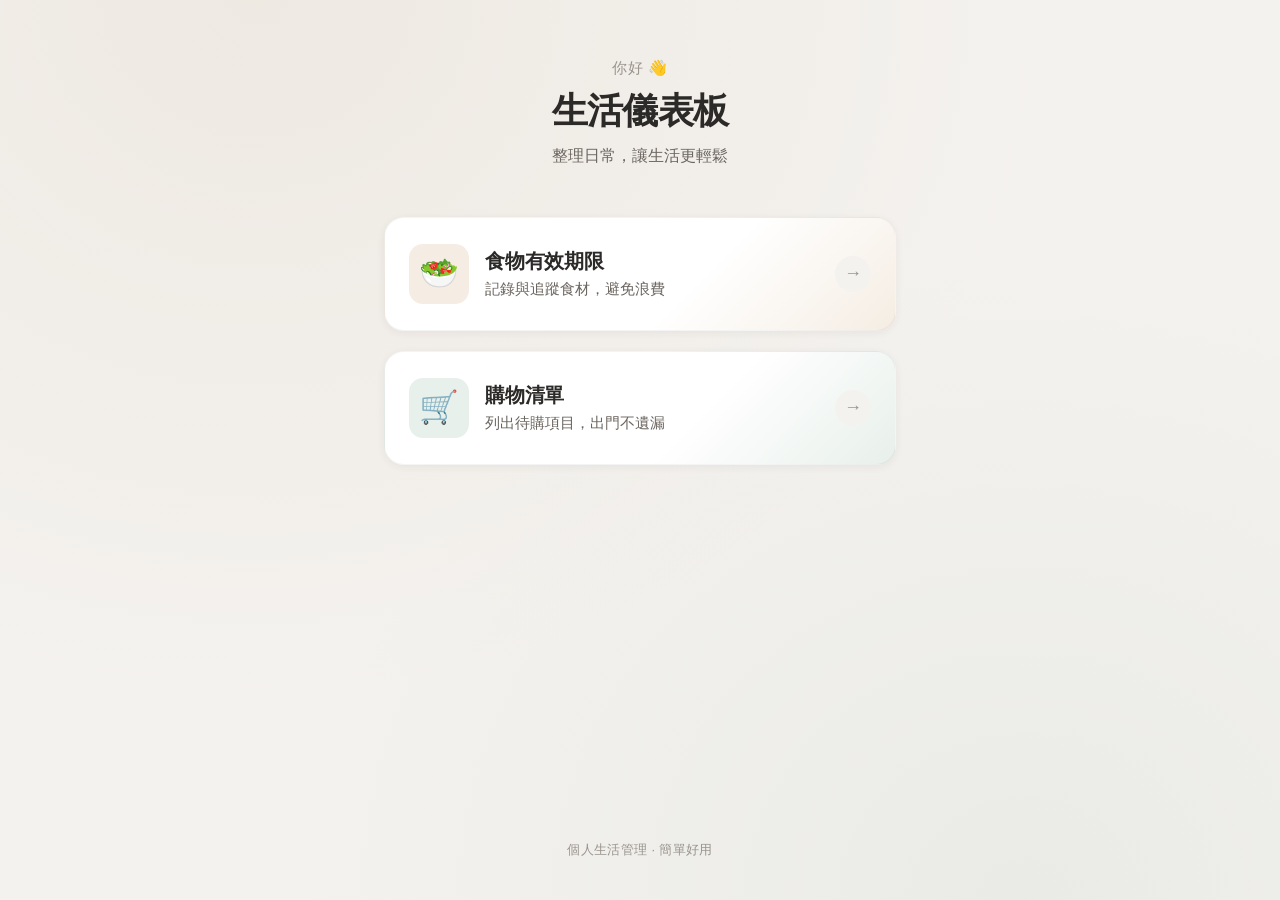
<file: index.html>
<!DOCTYPE html>
<html lang="zh-Hant">
<head>
  <meta charset="UTF-8">
  <meta name="viewport" content="width=device-width, initial-scale=1.0">
  <meta name="theme-color" content="#2c2a28">
  <meta name="apple-mobile-web-app-capable" content="yes">
  <meta name="apple-mobile-web-app-status-bar-style" content="default">
  <meta name="apple-mobile-web-app-title" content="儀表板">
  <meta name="description" content="個人生活管理：食物有效期限與購物清單">
  <title>生活儀表板</title>
  <link rel="manifest" href="manifest.webmanifest">
  <link rel="icon" href="icon.svg" type="image/svg+xml">
  <link rel="apple-touch-icon" href="icon-192.png">
  <link rel="stylesheet" href="style.css">
</head>
<body>
  <div class="page">
    <header class="header">
      <p class="header__greeting">你好 👋</p>
      <h1 class="header__title">生活儀表板</h1>
      <p class="header__subtitle">整理日常，讓生活更輕鬆</p>
    </header>

    <main class="cards">
      <a href="./food/index.html" class="card card--food">
        <span class="card__icon" aria-hidden="true">🥗</span>
        <div class="card__body">
          <h2 class="card__title">食物有效期限</h2>
          <p class="card__desc">記錄與追蹤食材，避免浪費</p>
        </div>
        <span class="card__arrow" aria-hidden="true">→</span>
      </a>

      <a href="./shopping/index.html" class="card card--shopping">
        <span class="card__icon" aria-hidden="true">🛒</span>
        <div class="card__body">
          <h2 class="card__title">購物清單</h2>
          <p class="card__desc">列出待購項目，出門不遺漏</p>
        </div>
        <span class="card__arrow" aria-hidden="true">→</span>
      </a>
    </main>

    <footer class="footer">
      <p>個人生活管理 · 簡單好用</p>
    </footer>
  </div>
  <script src="register-sw.js" defer></script>
</body>
</html>
</file>
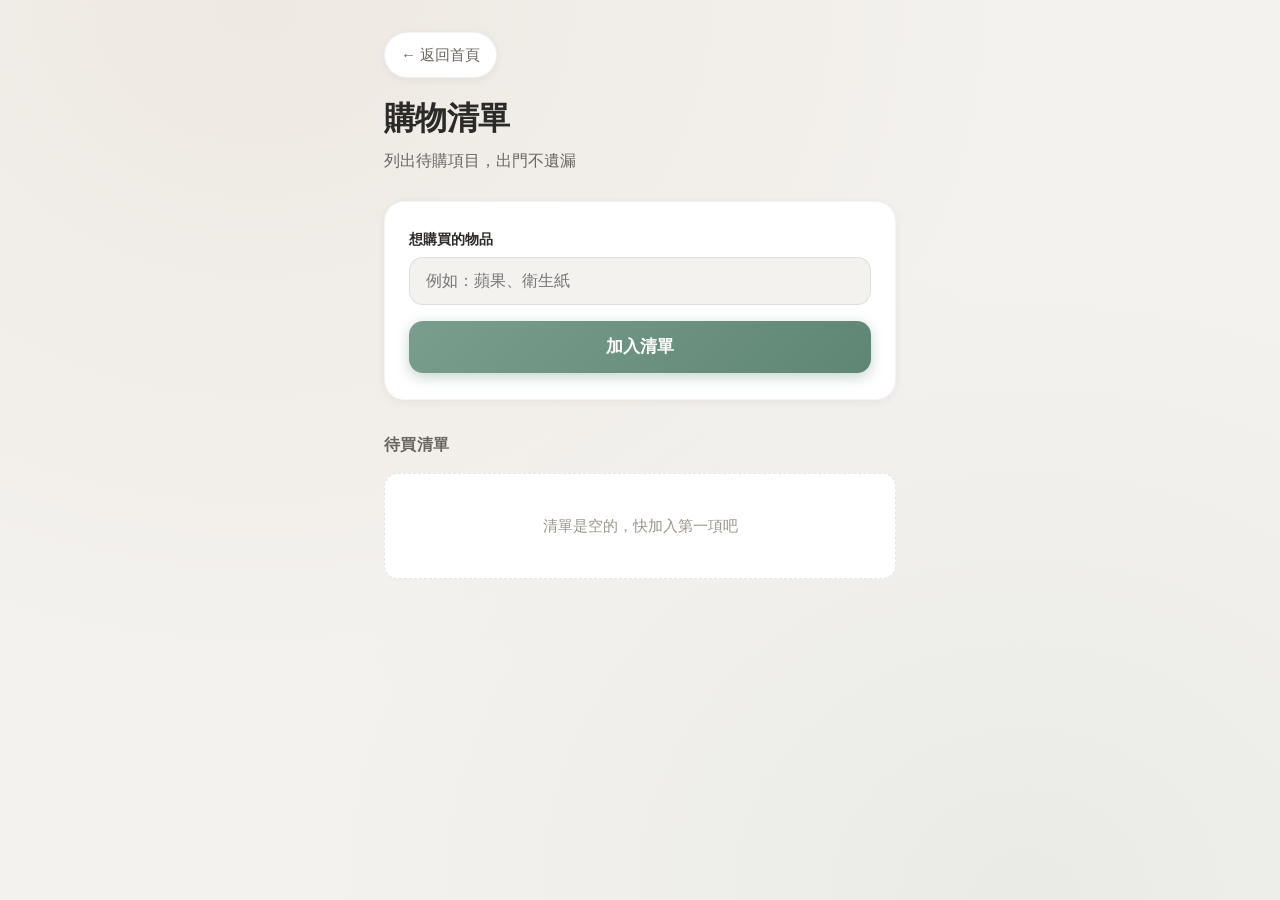
<file: shopping/index.html>
<!DOCTYPE html>
<html lang="zh-Hant">
<head>
  <meta charset="UTF-8">
  <meta name="viewport" content="width=device-width, initial-scale=1.0">
  <meta name="theme-color" content="#2c2a28">
  <meta name="apple-mobile-web-app-capable" content="yes">
  <meta name="apple-mobile-web-app-status-bar-style" content="default">
  <meta name="apple-mobile-web-app-title" content="儀表板">
  <title>購物清單</title>
  <link rel="manifest" href="../manifest.webmanifest">
  <link rel="icon" href="../icon.svg" type="image/svg+xml">
  <link rel="apple-touch-icon" href="../icon-192.png">
  <link rel="stylesheet" href="../style.css">
</head>
<body>
  <div class="page page--sub page--shopping">
    <nav class="back-nav">
      <a href="../index.html" class="back-link">← 返回首頁</a>
    </nav>

    <header class="header header--sub">
      <h1 class="header__title">購物清單</h1>
      <p class="header__subtitle">列出待購項目，出門不遺漏</p>
    </header>

    <section class="panel">
      <form id="shopping-form" class="shopping-form" novalidate>
        <div class="form-group">
          <label class="form-label" for="shopping-name">想購買的物品</label>
          <input
            type="text"
            id="shopping-name"
            class="form-input"
            placeholder="例如：蘋果、衛生紙"
            autocomplete="off"
            required
          >
        </div>
        <button type="submit" class="btn btn--shopping">加入清單</button>
      </form>
    </section>

    <section class="shopping-list-section">
      <h2 class="section-title">待買清單</h2>
      <ul id="shopping-list" class="shopping-list" aria-live="polite"></ul>
      <p id="shopping-empty" class="empty-state">清單是空的，快加入第一項吧</p>
    </section>
  </div>

  <script src="../register-sw.js" defer></script>
  <script src="script.js"></script>
</body>
</html>
</file>
<file: style.css>
/* ===== 基礎設定 ===== */
*,
*::before,
*::after {
  box-sizing: border-box;
  margin: 0;
  padding: 0;
}

:root {
  --bg: #f4f2ef;
  --bg-warm: #ebe7e2;
  --text-primary: #2c2a28;
  --text-secondary: #6b6560;
  --text-muted: #9a948d;
  --card-bg: #ffffff;
  --shadow-sm: 0 2px 8px rgba(44, 42, 40, 0.06);
  --shadow-md: 0 8px 24px rgba(44, 42, 40, 0.1);
  --shadow-hover: 0 16px 40px rgba(44, 42, 40, 0.14);
  --radius: 20px;
  --radius-sm: 14px;
  --accent-food: #c4a882;
  --accent-food-light: #f5ede3;
  --accent-shopping: #8fa89a;
  --accent-shopping-light: #e8f0eb;
  --transition: 0.28s cubic-bezier(0.34, 1.2, 0.64, 1);
}

html {
  font-size: 16px;
  -webkit-text-size-adjust: 100%;
}

body {
  font-family: "Segoe UI", "PingFang TC", "Microsoft JhengHei", "Noto Sans TC", sans-serif;
  background-color: var(--bg);
  background-image:
    radial-gradient(ellipse at 20% 0%, rgba(196, 168, 130, 0.12) 0%, transparent 55%),
    radial-gradient(ellipse at 80% 100%, rgba(143, 168, 154, 0.1) 0%, transparent 50%);
  color: var(--text-primary);
  min-height: 100dvh;
  line-height: 1.6;
  -webkit-font-smoothing: antialiased;
}

/* ===== 版面 ===== */
.page {
  max-width: 560px;
  margin: 0 auto;
  padding: 2.5rem 1.25rem 2rem;
  min-height: 100dvh;
  display: flex;
  flex-direction: column;
}

/* ===== 頁首 ===== */
.header {
  text-align: center;
  margin-bottom: 2.5rem;
}

.header__greeting {
  font-size: 0.95rem;
  color: var(--text-muted);
  letter-spacing: 0.04em;
  margin-bottom: 0.5rem;
}

.header__title {
  font-size: clamp(1.75rem, 6vw, 2.25rem);
  font-weight: 700;
  color: var(--text-primary);
  letter-spacing: -0.02em;
  line-height: 1.25;
}

.header__subtitle {
  margin-top: 0.6rem;
  font-size: 1rem;
  color: var(--text-secondary);
}

/* ===== 卡片區 ===== */
.cards {
  display: flex;
  flex-direction: column;
  gap: 1.125rem;
  flex: 1;
}

.card {
  display: flex;
  align-items: center;
  gap: 1rem;
  padding: 1.375rem 1.25rem;
  background: var(--card-bg);
  border-radius: var(--radius);
  box-shadow: var(--shadow-sm);
  text-decoration: none;
  color: inherit;
  border: 1px solid rgba(44, 42, 40, 0.05);
  transition:
    transform var(--transition),
    box-shadow var(--transition),
    border-color var(--transition);
  /* 手機版：加大可點擊區域 */
  min-height: 88px;
  -webkit-tap-highlight-color: transparent;
}

.card:hover {
  transform: translateY(-4px);
  box-shadow: var(--shadow-hover);
  border-color: rgba(44, 42, 40, 0.08);
}

.card:active {
  transform: translateY(-1px);
  box-shadow: var(--shadow-md);
  transition-duration: 0.1s;
}

.card--food {
  background: linear-gradient(135deg, var(--card-bg) 60%, var(--accent-food-light) 100%);
}

.card--shopping {
  background: linear-gradient(135deg, var(--card-bg) 60%, var(--accent-shopping-light) 100%);
}

.card__icon {
  flex-shrink: 0;
  display: flex;
  align-items: center;
  justify-content: center;
  width: 3.25rem;
  height: 3.25rem;
  font-size: 1.75rem;
  border-radius: var(--radius-sm);
  background: var(--bg-warm);
}

.card--food .card__icon {
  background: var(--accent-food-light);
}

.card--shopping .card__icon {
  background: var(--accent-shopping-light);
}

.card__body {
  flex: 1;
  min-width: 0;
}

.card__title {
  font-size: 1.125rem;
  font-weight: 600;
  color: var(--text-primary);
  letter-spacing: -0.01em;
  line-height: 1.3;
}

.card__desc {
  margin-top: 0.25rem;
  font-size: 0.875rem;
  color: var(--text-secondary);
  line-height: 1.45;
}

.card__arrow {
  flex-shrink: 0;
  display: flex;
  align-items: center;
  justify-content: center;
  width: 2.25rem;
  height: 2.25rem;
  font-size: 1.125rem;
  color: var(--text-muted);
  border-radius: 50%;
  background: var(--bg);
  transition:
    transform var(--transition),
    color var(--transition),
    background var(--transition);
}

.card:hover .card__arrow {
  transform: translateX(3px);
  color: var(--text-primary);
}

.card--food:hover .card__arrow {
  background: var(--accent-food-light);
  color: #8a6f4e;
}

.card--shopping:hover .card__arrow {
  background: var(--accent-shopping-light);
  color: #5a7568;
}

/* ===== 頁尾 ===== */
.footer {
  margin-top: 2.5rem;
  text-align: center;
}

.footer p {
  font-size: 0.8rem;
  color: var(--text-muted);
  letter-spacing: 0.03em;
}

/* ===== 平板 / 桌面 ===== */
@media (min-width: 480px) {
  .page {
    padding: 3.5rem 1.5rem 2.5rem;
  }

  .header {
    margin-bottom: 3rem;
  }

  .cards {
    gap: 1.25rem;
  }

  .card {
    padding: 1.625rem 1.5rem;
    min-height: 96px;
  }

  .card__icon {
    width: 3.75rem;
    height: 3.75rem;
    font-size: 2rem;
  }

  .card__title {
    font-size: 1.25rem;
  }

  .card__desc {
    font-size: 0.9375rem;
  }
}

/* ===== 子頁面共用 ===== */
.page--sub {
  padding-top: 1.25rem;
}

.back-nav {
  margin-bottom: 1.25rem;
}

.back-link {
  display: inline-flex;
  align-items: center;
  gap: 0.25rem;
  padding: 0.625rem 1rem;
  min-height: 44px;
  font-size: 0.9375rem;
  font-weight: 500;
  color: var(--text-secondary);
  text-decoration: none;
  background: var(--card-bg);
  border-radius: 999px;
  box-shadow: var(--shadow-sm);
  border: 1px solid rgba(44, 42, 40, 0.06);
  transition: color var(--transition), box-shadow var(--transition);
  -webkit-tap-highlight-color: transparent;
}

.back-link:hover {
  color: var(--text-primary);
  box-shadow: var(--shadow-md);
}

.header--sub {
  text-align: left;
  margin-bottom: 1.75rem;
}

.header--sub .header__title {
  font-size: clamp(1.5rem, 5.5vw, 2rem);
}

/* ===== 表單面板 ===== */
.panel {
  background: var(--card-bg);
  border-radius: var(--radius);
  box-shadow: var(--shadow-sm);
  border: 1px solid rgba(44, 42, 40, 0.05);
  padding: 1.375rem 1.25rem;
  margin-bottom: 2rem;
}

.food-form {
  display: flex;
  flex-direction: column;
  gap: 1rem;
}

.shopping-form {
  display: flex;
  flex-direction: column;
  gap: 1rem;
}

.form-group {
  display: flex;
  flex-direction: column;
  gap: 0.375rem;
}

.form-label {
  font-size: 0.875rem;
  font-weight: 600;
  color: var(--text-primary);
}

.form-input {
  width: 100%;
  min-height: 48px;
  padding: 0.75rem 1rem;
  font-size: 1rem;
  font-family: inherit;
  color: var(--text-primary);
  background: var(--bg);
  border: 1px solid rgba(44, 42, 40, 0.1);
  border-radius: var(--radius-sm);
  transition: border-color var(--transition), box-shadow var(--transition);
  -webkit-appearance: none;
  appearance: none;
}

.form-input:focus {
  outline: none;
  border-color: var(--accent-food);
  box-shadow: 0 0 0 3px rgba(196, 168, 130, 0.25);
}

.btn {
  display: inline-flex;
  align-items: center;
  justify-content: center;
  min-height: 52px;
  padding: 0.875rem 1.5rem;
  font-size: 1.0625rem;
  font-weight: 600;
  font-family: inherit;
  border: none;
  border-radius: var(--radius-sm);
  cursor: pointer;
  transition: transform var(--transition), box-shadow var(--transition), background var(--transition);
  -webkit-tap-highlight-color: transparent;
}

.btn--primary {
  width: 100%;
  color: #fff;
  background: linear-gradient(135deg, #b8956a 0%, #a07d52 100%);
  box-shadow: 0 4px 14px rgba(160, 125, 82, 0.35);
}

.btn--primary:hover {
  box-shadow: 0 6px 20px rgba(160, 125, 82, 0.45);
  transform: translateY(-1px);
}

.btn--primary:active {
  transform: translateY(0);
}

.btn--shopping {
  width: 100%;
  color: #fff;
  background: linear-gradient(135deg, #7a9e8e 0%, #5f8574 100%);
  box-shadow: 0 4px 14px rgba(95, 133, 116, 0.35);
}

.btn--shopping:hover {
  box-shadow: 0 6px 20px rgba(95, 133, 116, 0.45);
  transform: translateY(-1px);
}

.btn--shopping:active {
  transform: translateY(0);
}

.page--shopping .form-input:focus {
  border-color: var(--accent-shopping);
  box-shadow: 0 0 0 3px rgba(143, 168, 154, 0.25);
}

/* ===== 食物列表 ===== */
.food-list-section {
  flex: 1;
}

.section-title {
  font-size: 1rem;
  font-weight: 600;
  color: var(--text-secondary);
  margin-bottom: 1rem;
  letter-spacing: 0.02em;
}

.food-list {
  list-style: none;
  display: flex;
  flex-direction: column;
  gap: 0.75rem;
}

.food-item {
  display: flex;
  align-items: center;
  gap: 0.75rem;
  padding: 1rem 1.125rem;
  background: var(--card-bg);
  border-radius: var(--radius-sm);
  box-shadow: var(--shadow-sm);
  border-left: 4px solid transparent;
}

.food-item--safe {
  border-left-color: #6aab7a;
}

.food-item--warning {
  border-left-color: #d4a843;
  background: linear-gradient(135deg, var(--card-bg) 70%, #faf6ea 100%);
}

.food-item--urgent {
  border-left-color: #d45c5c;
  background: linear-gradient(135deg, var(--card-bg) 70%, #fdf0f0 100%);
}

.food-item--expired {
  border-left-color: #b04040;
  background: linear-gradient(135deg, var(--card-bg) 60%, #fce8e8 100%);
  opacity: 0.92;
}

.food-item__info {
  flex: 1;
  min-width: 0;
}

.food-item__name {
  font-size: 1.0625rem;
  font-weight: 600;
  color: var(--text-primary);
  line-height: 1.35;
}

.food-item__date {
  margin-top: 0.2rem;
  font-size: 0.8125rem;
  color: var(--text-muted);
}

.food-item__badge {
  display: inline-block;
  margin-top: 0.5rem;
  padding: 0.25rem 0.625rem;
  font-size: 0.8125rem;
  font-weight: 600;
  border-radius: 999px;
}

.food-item__badge--safe {
  color: #3d7a4f;
  background: #e8f4eb;
}

.food-item__badge--warning {
  color: #8a6d1a;
  background: #faf0d4;
}

.food-item__badge--urgent,
.food-item__badge--expired {
  color: #a83232;
  background: #fde0e0;
}

.btn-delete {
  flex-shrink: 0;
  display: flex;
  align-items: center;
  justify-content: center;
  width: 44px;
  height: 44px;
  font-size: 1.125rem;
  background: var(--bg);
  border: 1px solid rgba(44, 42, 40, 0.08);
  border-radius: var(--radius-sm);
  cursor: pointer;
  transition: background var(--transition), transform var(--transition);
  -webkit-tap-highlight-color: transparent;
}

.btn-delete:hover {
  background: #fde8e8;
  transform: scale(1.05);
}

.btn-delete:active {
  transform: scale(0.97);
}

.empty-state {
  text-align: center;
  padding: 2.5rem 1rem;
  font-size: 0.9375rem;
  color: var(--text-muted);
  background: var(--card-bg);
  border-radius: var(--radius-sm);
  border: 1px dashed rgba(44, 42, 40, 0.12);
}

.empty-state[hidden],
.food-list[hidden],
.shopping-list[hidden] {
  display: none;
}

/* ===== 購物清單 ===== */
.shopping-list-section {
  flex: 1;
}

.shopping-list {
  list-style: none;
  display: flex;
  flex-direction: column;
  gap: 0.75rem;
}

.shopping-item {
  display: flex;
  align-items: center;
  gap: 0.75rem;
  padding: 0.875rem 1rem;
  background: var(--card-bg);
  border-radius: var(--radius-sm);
  box-shadow: var(--shadow-sm);
  border: 1px solid rgba(44, 42, 40, 0.05);
  border-left: 4px solid var(--accent-shopping);
  transition: opacity var(--transition), background var(--transition);
}

.shopping-item--done {
  border-left-color: var(--text-muted);
  background: linear-gradient(135deg, var(--card-bg) 70%, var(--bg-warm) 100%);
  opacity: 0.85;
}

.shopping-item__check {
  flex-shrink: 0;
  position: relative;
  display: flex;
  align-items: center;
  justify-content: center;
  width: 44px;
  height: 44px;
  cursor: pointer;
  -webkit-tap-highlight-color: transparent;
}

.shopping-item__checkbox {
  position: absolute;
  opacity: 0;
  width: 100%;
  height: 100%;
  margin: 0;
  cursor: pointer;
}

.shopping-item__checkmark {
  display: flex;
  align-items: center;
  justify-content: center;
  width: 1.5rem;
  height: 1.5rem;
  border: 2px solid rgba(44, 42, 40, 0.2);
  border-radius: 6px;
  background: var(--bg);
  transition: background var(--transition), border-color var(--transition);
  pointer-events: none;
}

.shopping-item__checkbox:checked + .shopping-item__checkmark {
  background: var(--accent-shopping);
  border-color: var(--accent-shopping);
}

.shopping-item__checkbox:checked + .shopping-item__checkmark::after {
  content: "✓";
  color: #fff;
  font-size: 0.875rem;
  font-weight: 700;
  line-height: 1;
}

.shopping-item__name {
  flex: 1;
  min-width: 0;
  padding: 0.375rem 0;
  font-size: 1.0625rem;
  font-weight: 500;
  font-family: inherit;
  text-align: left;
  color: var(--text-primary);
  background: none;
  border: none;
  cursor: pointer;
  line-height: 1.35;
  transition: color var(--transition);
  -webkit-tap-highlight-color: transparent;
}

.shopping-item__name:hover {
  color: #5a7568;
}

.shopping-item--done .shopping-item__name {
  color: var(--text-muted);
  text-decoration: line-through;
}

@media (min-width: 480px) {
  .page--sub {
    padding-top: 2rem;
  }

  .panel {
    padding: 1.625rem 1.5rem;
  }
}

/* ===== 減少動態效果（無障礙） ===== */
@media (prefers-reduced-motion: reduce) {
  .card,
  .card__arrow,
  .btn,
  .btn-delete,
  .back-link {
    transition: none;
  }

  .card:hover {
    transform: none;
  }

  .card:hover .card__arrow {
    transform: none;
  }

  .btn--primary:hover,
  .btn--shopping:hover,
  .btn-delete:hover {
    transform: none;
  }
}
</file>
